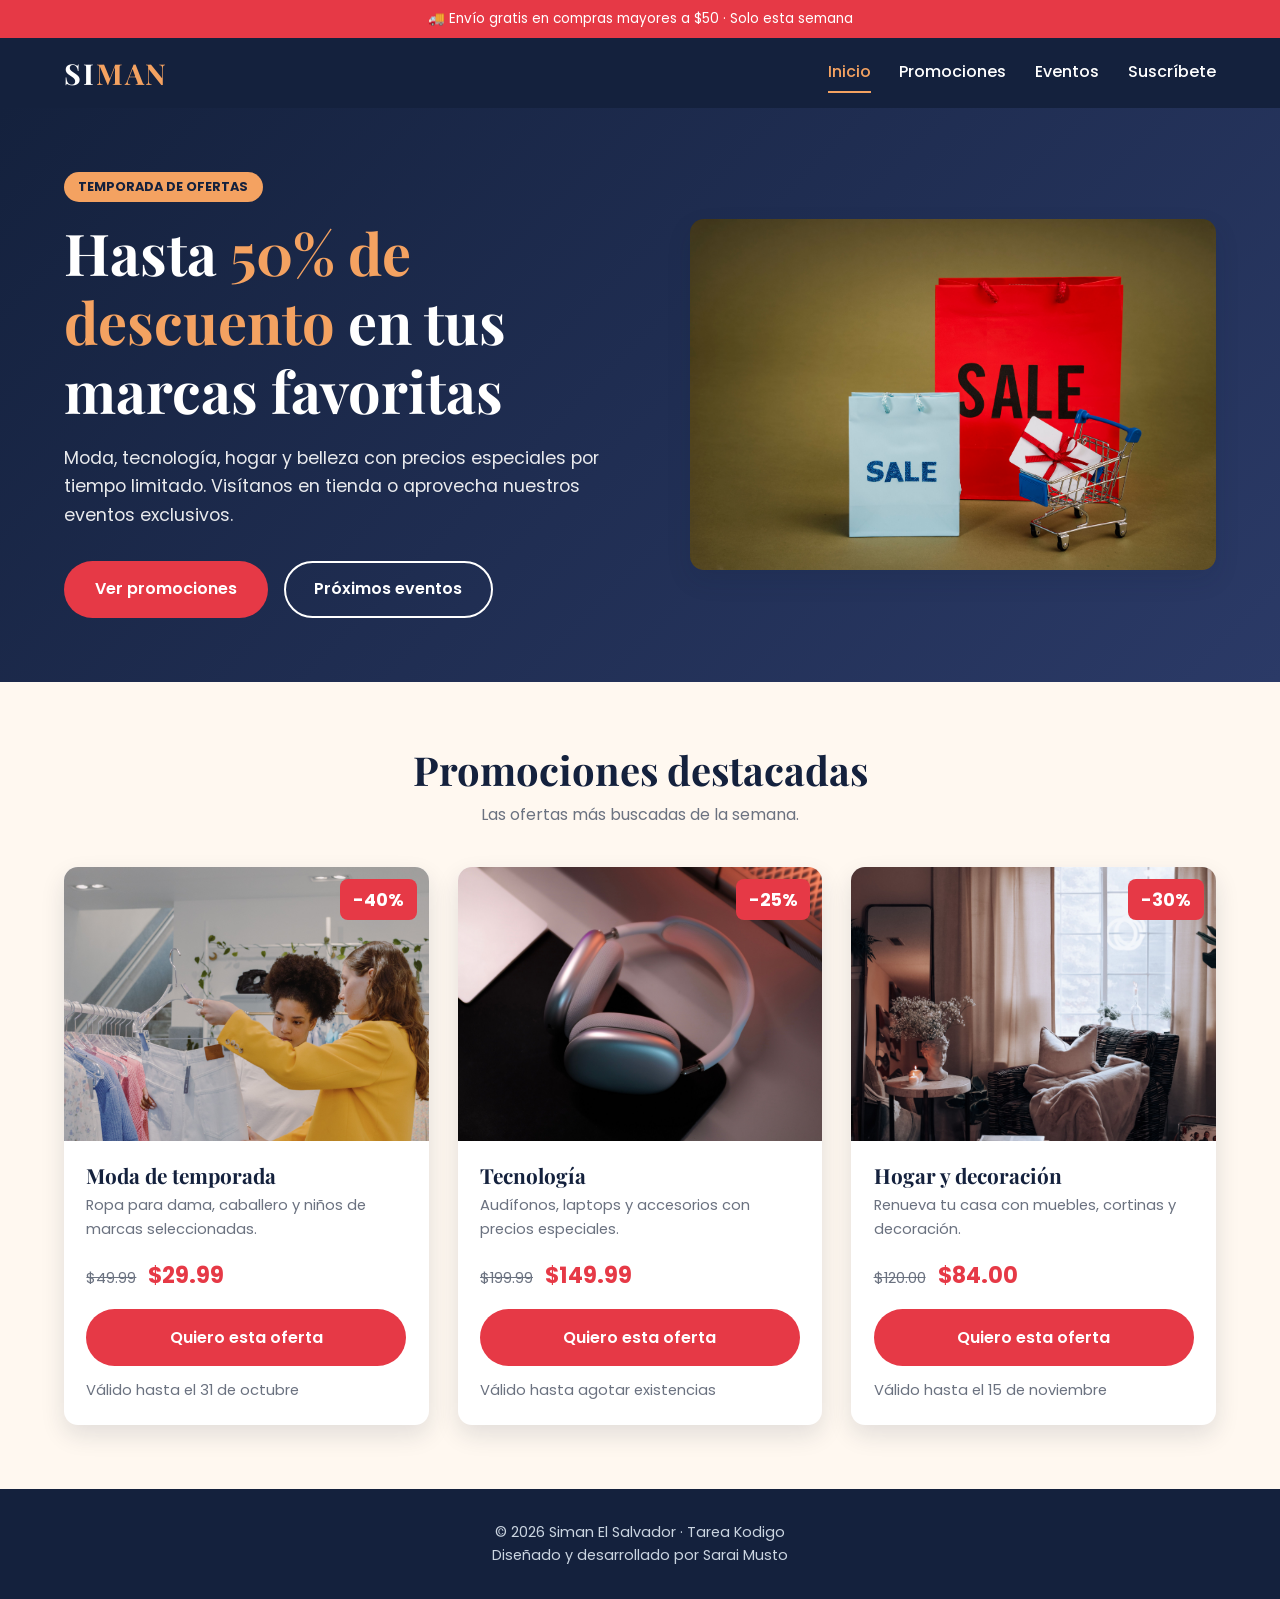
<file: index.html>
<!doctype html>
<html lang="es">
  <head>
    <meta charset="UTF-8" />
    <meta name="viewport" content="width=device-width, initial-scale=1.0" />
    <title>Inicio | Siman El Salvador</title>

    <!-- Tipografías de Google Fonts -->
    <link rel="preconnect" href="https://fonts.googleapis.com" />
    <link rel="preconnect" href="https://fonts.gstatic.com" crossorigin />
    <link
      href="https://fonts.googleapis.com/css2?family=Playfair+Display:wght@600;700&family=Poppins:wght@400;500;600;700&display=swap"
      rel="stylesheet"
    />

    <link rel="stylesheet" href="styles.css" />
  </head>
  <body>
    <div class="anuncio">
      🚚 Envío gratis en compras mayores a $50 · Solo esta semana
    </div>

    <header class="encabezado">
      <div class="contenedor">
        <a href="index.html" class="logo">SI<span>MAN</span></a>

        <input type="checkbox" id="menu-toggle" class="menu-toggle" />
        <label for="menu-toggle" class="menu-icono" aria-label="Abrir menú"
          >☰</label
        >

        <nav class="menu" aria-label="Navegación principal">
          <a href="index.html" class="activo">Inicio</a>
          <a href="promociones.html">Promociones</a>
          <a href="eventos.html">Eventos</a>
          <a href="suscripcion.html">Suscríbete</a>
        </nav>
      </div>
    </header>

    <main>
      <section class="hero">
        <div class="contenedor">
          <div class="hero-texto">
            <span class="etiqueta">Temporada de ofertas</span>
            <h1>Hasta <em>50% de descuento</em> en tus marcas favoritas</h1>
            <p>
              Moda, tecnología, hogar y belleza con precios especiales por
              tiempo limitado. Visítanos en tienda o aprovecha nuestros eventos
              exclusivos.
            </p>
            <div class="hero-botones">
              <a href="promociones.html" class="btn btn-primario"
                >Ver promociones</a
              >
              <a href="eventos.html" class="btn btn-secundario"
                >Próximos eventos</a
              >
            </div>
          </div>
          <img
            src="img/hero.jpg"
            alt="Bolsas de compras con letreros de oferta y un carrito con un regalo"
            width="600"
            height="400"
          />
        </div>
      </section>
      <section class="seccion">
        <div class="contenedor">
          <div class="titulo-seccion">
            <h2>Promociones destacadas</h2>
            <p>Las ofertas más buscadas de la semana.</p>
          </div>

          <div class="grid-tarjetas">
            <article class="tarjeta">
              <div class="tarjeta-imagen">
                <img
                  src="img/moda.jpg"
                  alt="Clientas revisando un pantalón blanco en una tienda de ropa"
                />
                <span class="descuento">-40%</span>
              </div>
              <div class="tarjeta-cuerpo">
                <h3>Moda de temporada</h3>
                <p>
                  Ropa para dama, caballero y niños de marcas seleccionadas.
                </p>
                <p class="precio"><del>$49.99</del> <strong>$29.99</strong></p>
                <a href="suscripcion.html" class="btn btn-primario"
                  >Quiero esta oferta</a
                >
                <p class="vigencia">Válido hasta el 31 de octubre</p>
              </div>
            </article>

            <article class="tarjeta">
              <div class="tarjeta-imagen">
                <img
                  src="img/tecnologia.jpg"
                  alt="Audífonos inalámbricos sobre un escritorio"
                />
                <span class="descuento">-25%</span>
              </div>
              <div class="tarjeta-cuerpo">
                <h3>Tecnología</h3>
                <p>Audífonos, laptops y accesorios con precios especiales.</p>
                <p class="precio">
                  <del>$199.99</del> <strong>$149.99</strong>
                </p>
                <a href="suscripcion.html" class="btn btn-primario"
                  >Quiero esta oferta</a
                >
                <p class="vigencia">Válido hasta agotar existencias</p>
              </div>
            </article>

            <article class="tarjeta">
              <div class="tarjeta-imagen">
                <img
                  src="img/hogar.jpg"
                  alt="Sala acogedora con sillón, cortinas y mesa de centro"
                />
                <span class="descuento">-30%</span>
              </div>
              <div class="tarjeta-cuerpo">
                <h3>Hogar y decoración</h3>
                <p>Renueva tu casa con muebles, cortinas y decoración.</p>
                <p class="precio"><del>$120.00</del> <strong>$84.00</strong></p>
                <a href="suscripcion.html" class="btn btn-primario"
                  >Quiero esta oferta</a
                >
                <p class="vigencia">Válido hasta el 15 de noviembre</p>
              </div>
            </article>
          </div>
        </div>
      </section>
    </main>

    <footer class="pie">
      <div class="contenedor">
        <p>© 2026 Siman El Salvador · Tarea Kodigo</p>
        <p>Diseñado y desarrollado por Sarai Musto</p>
      </div>
    </footer>
  </body>
</html>
</file>
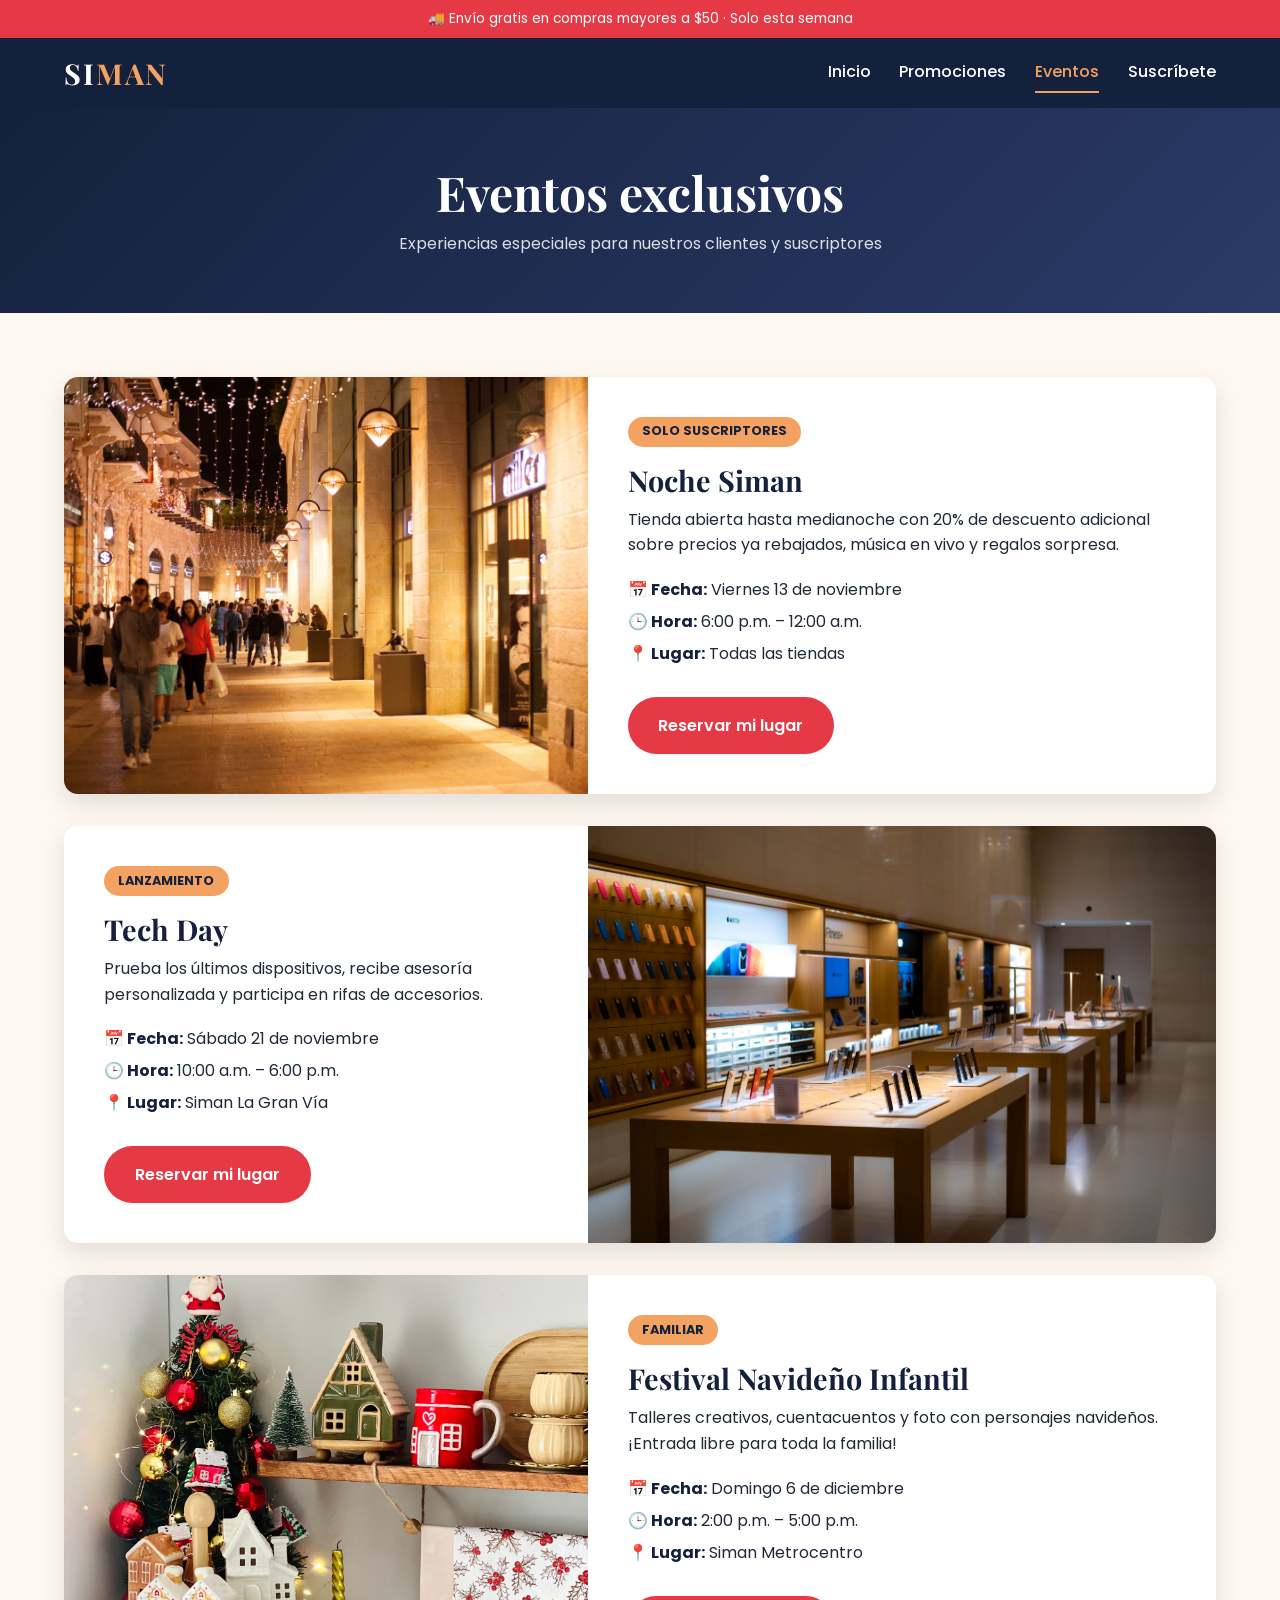
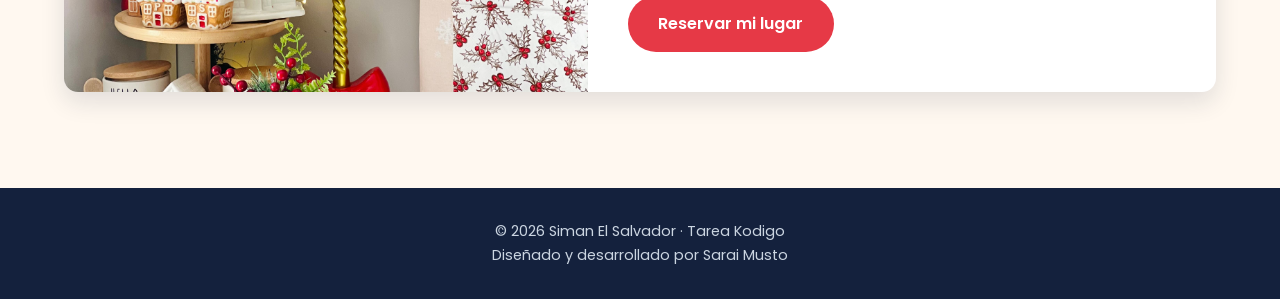
<file: eventos.html>
<!doctype html>
<html lang="es">
  <head>
    <meta charset="UTF-8" />
    <meta name="viewport" content="width=device-width, initial-scale=1.0" />
    <title>Eventos | Siman El Salvador</title>

    <!-- Tipografías de Google Fonts -->
    <link rel="preconnect" href="https://fonts.googleapis.com" />
    <link rel="preconnect" href="https://fonts.gstatic.com" crossorigin />
    <link
      href="https://fonts.googleapis.com/css2?family=Playfair+Display:wght@600;700&family=Poppins:wght@400;500;600;700&display=swap"
      rel="stylesheet"
    />

    <!-- Mi hoja de estilos -->
    <link rel="stylesheet" href="styles.css" />
  </head>
  <body>
    <div class="anuncio">
      🚚 Envío gratis en compras mayores a $50 · Solo esta semana
    </div>

    <header class="encabezado">
      <div class="contenedor">
        <a href="index.html" class="logo">SI<span>MAN</span></a>

        <input type="checkbox" id="menu-toggle" class="menu-toggle" />
        <label for="menu-toggle" class="menu-icono" aria-label="Abrir menú"
          >☰</label
        >

        <nav class="menu" aria-label="Navegación principal">
          <a href="index.html">Inicio</a>
          <a href="promociones.html">Promociones</a>
          <a href="eventos.html" class="activo">Eventos</a>
          <a href="suscripcion.html">Suscríbete</a>
        </nav>
      </div>
    </header>

    <main>
      <section class="cabecera-pagina">
        <div class="contenedor">
          <h1>Eventos exclusivos</h1>
          <p>Experiencias especiales para nuestros clientes y suscriptores</p>
        </div>
      </section>

      <section class="seccion">
        <div class="contenedor">
          <article class="evento">
            <div class="evento-imagen">
              <img
                src="img/evento-noche.jpg"
                alt="Centro comercial iluminado de noche"
              />
            </div>
            <div class="evento-info">
              <span class="etiqueta">Solo suscriptores</span>
              <h2>Noche Siman</h2>
              <p>
                Tienda abierta hasta medianoche con 20% de descuento adicional
                sobre precios ya rebajados, música en vivo y regalos sorpresa.
              </p>
              <ul class="evento-detalles">
                <li><strong>📅 Fecha:</strong> Viernes 13 de noviembre</li>
                <li><strong>🕒 Hora:</strong> 6:00 p.m. – 12:00 a.m.</li>
                <li><strong>📍 Lugar:</strong> Todas las tiendas</li>
              </ul>
              <a href="suscripcion.html" class="btn btn-primario"
                >Reservar mi lugar</a
              >
            </div>
          </article>

          <article class="evento">
            <div class="evento-imagen">
              <img
                src="img/evento-tech.jpg"
                alt="Dispositivos tecnológicos en exhibición"
              />
            </div>
            <div class="evento-info">
              <span class="etiqueta">Lanzamiento</span>
              <h2>Tech Day</h2>
              <p>
                Prueba los últimos dispositivos, recibe asesoría personalizada y
                participa en rifas de accesorios.
              </p>
              <ul class="evento-detalles">
                <li><strong>📅 Fecha:</strong> Sábado 21 de noviembre</li>
                <li><strong>🕒 Hora:</strong> 10:00 a.m. – 6:00 p.m.</li>
                <li><strong>📍 Lugar:</strong> Siman La Gran Vía</li>
              </ul>
              <a href="suscripcion.html" class="btn btn-primario"
                >Reservar mi lugar</a
              >
            </div>
          </article>

          <article class="evento">
            <div class="evento-imagen">
              <img
                src="img/evento-navidad.jpg"
                alt="Decoración navideña con luces"
              />
            </div>
            <div class="evento-info">
              <span class="etiqueta">Familiar</span>
              <h2>Festival Navideño Infantil</h2>
              <p>
                Talleres creativos, cuentacuentos y foto con personajes
                navideños. ¡Entrada libre para toda la familia!
              </p>
              <ul class="evento-detalles">
                <li><strong>📅 Fecha:</strong> Domingo 6 de diciembre</li>
                <li><strong>🕒 Hora:</strong> 2:00 p.m. – 5:00 p.m.</li>
                <li><strong>📍 Lugar:</strong> Siman Metrocentro</li>
              </ul>
              <a href="suscripcion.html" class="btn btn-primario"
                >Reservar mi lugar</a
              >
            </div>
          </article>
        </div>
      </section>
    </main>

    <footer class="pie">
      <div class="contenedor">
        <p>© 2026 Siman El Salvador · Tarea Kodigo</p>
        <p>Diseñado y desarrollado por Sarai Musto</p>
      </div>
    </footer>
  </body>
</html>
</file>
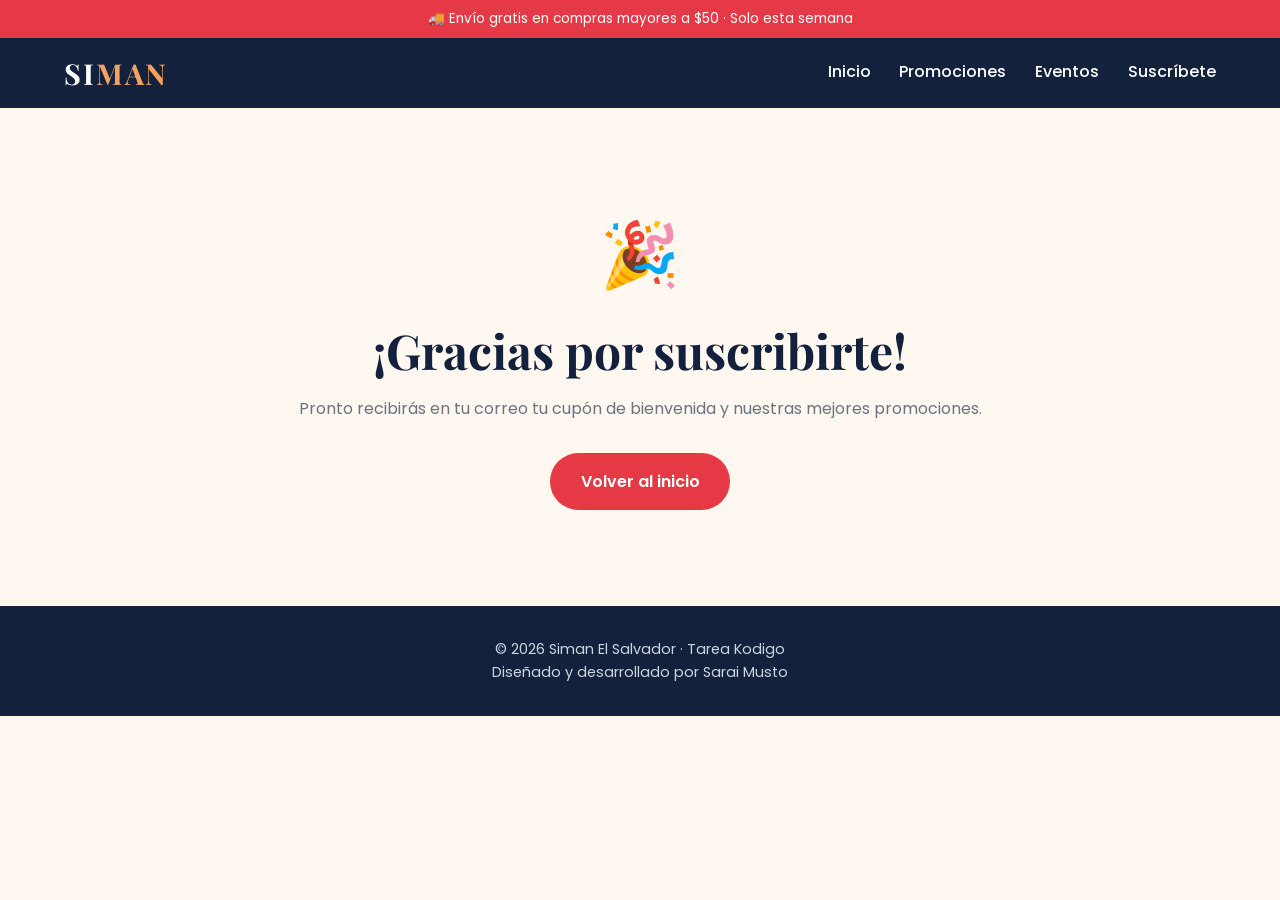
<file: gracias.html>
<!doctype html>
<html lang="es">
  <head>
    <meta charset="UTF-8" />
    <meta name="viewport" content="width=device-width, initial-scale=1.0" />
    <title>¡Gracias! | Siman El Salvador</title>

    <!-- Tipografías de Google Fonts -->
    <link rel="preconnect" href="https://fonts.googleapis.com" />
    <link rel="preconnect" href="https://fonts.gstatic.com" crossorigin />
    <link
      href="https://fonts.googleapis.com/css2?family=Playfair+Display:wght@600;700&family=Poppins:wght@400;500;600;700&display=swap"
      rel="stylesheet"
    />

    <!-- Mi hoja de estilos -->
    <link rel="stylesheet" href="styles.css" />
  </head>
  <body>
    <div class="anuncio">
      🚚 Envío gratis en compras mayores a $50 · Solo esta semana
    </div>

    <header class="encabezado">
      <div class="contenedor">
        <a href="index.html" class="logo">SI<span>MAN</span></a>

        <input type="checkbox" id="menu-toggle" class="menu-toggle" />
        <label for="menu-toggle" class="menu-icono" aria-label="Abrir menú"
          >☰</label
        >

        <nav class="menu" aria-label="Navegación principal">
          <a href="index.html">Inicio</a>
          <a href="promociones.html">Promociones</a>
          <a href="eventos.html">Eventos</a>
          <a href="suscripcion.html">Suscríbete</a>
        </nav>
      </div>
    </header>

    <main>
      <section class="gracias">
        <div class="contenedor">
          <div class="gracias-icono">🎉</div>
          <h1>¡Gracias por suscribirte!</h1>
          <p>
            Pronto recibirás en tu correo tu cupón de bienvenida y nuestras
            mejores promociones.
          </p>
          <a href="index.html" class="btn btn-primario">Volver al inicio</a>
        </div>
      </section>
    </main>

    <footer class="pie">
      <div class="contenedor">
        <p>© 2026 Siman El Salvador · Tarea Kodigo</p>
        <p>Diseñado y desarrollado por Sarai Musto</p>
      </div>
    </footer>
  </body>
</html>
</file>
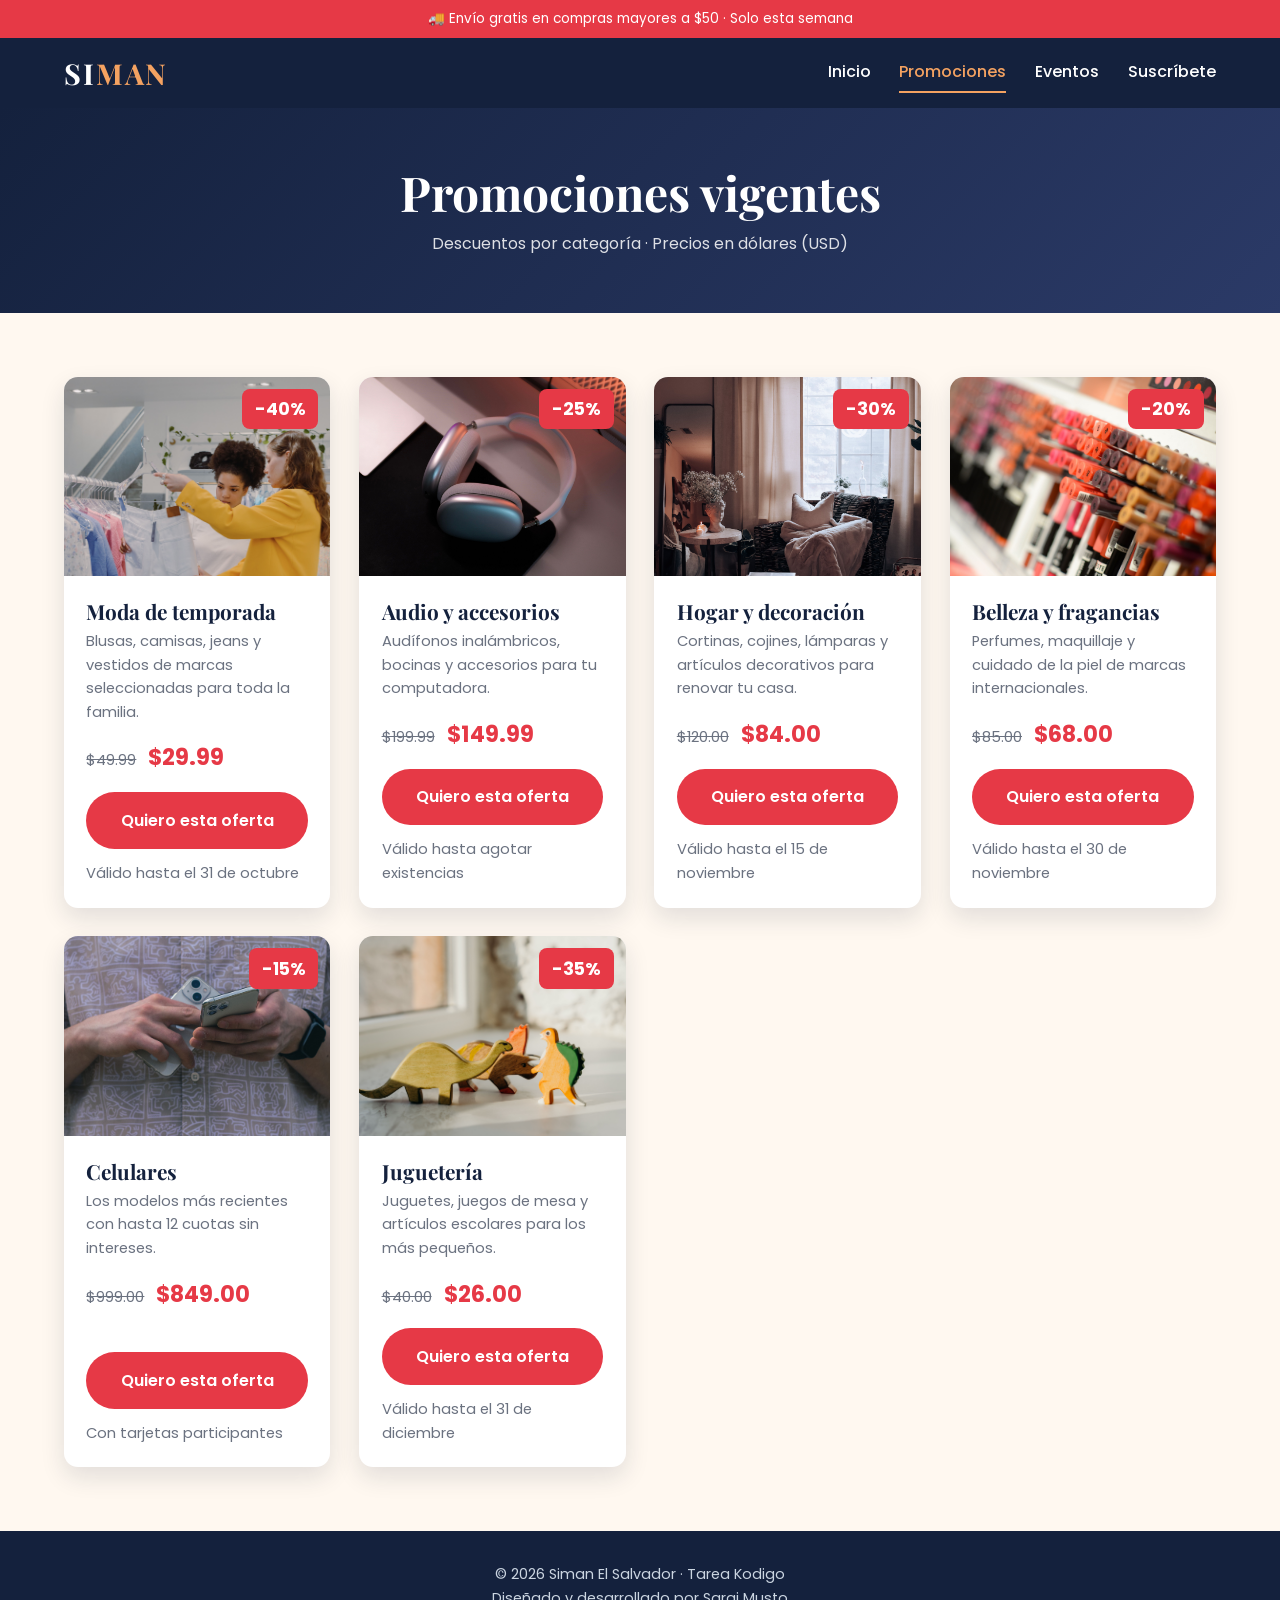
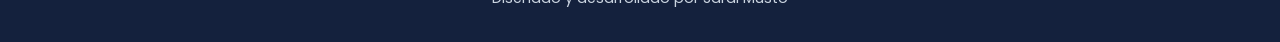
<file: promociones.html>
<!doctype html>
<html lang="es">
  <head>
    <meta charset="UTF-8" />
    <meta name="viewport" content="width=device-width, initial-scale=1.0" />
    <title>Promociones | Siman El Salvador</title>

    <!-- Tipografías de Google Fonts -->
    <link rel="preconnect" href="https://fonts.googleapis.com" />
    <link rel="preconnect" href="https://fonts.gstatic.com" crossorigin />
    <link
      href="https://fonts.googleapis.com/css2?family=Playfair+Display:wght@600;700&family=Poppins:wght@400;500;600;700&display=swap"
      rel="stylesheet"
    />

    <!-- Mi hoja de estilos -->
    <link rel="stylesheet" href="styles.css" />
  </head>
  <body>
    <div class="anuncio">
      🚚 Envío gratis en compras mayores a $50 · Solo esta semana
    </div>

    <header class="encabezado">
      <div class="contenedor">
        <a href="index.html" class="logo">SI<span>MAN</span></a>

        <input type="checkbox" id="menu-toggle" class="menu-toggle" />
        <label for="menu-toggle" class="menu-icono" aria-label="Abrir menú"
          >☰</label
        >

        <nav class="menu" aria-label="Navegación principal">
          <a href="index.html">Inicio</a>
          <a href="promociones.html" class="activo">Promociones</a>
          <a href="eventos.html">Eventos</a>
          <a href="suscripcion.html">Suscríbete</a>
        </nav>
      </div>
    </header>

    <main>
      <section class="cabecera-pagina">
        <div class="contenedor">
          <h1>Promociones vigentes</h1>
          <p>Descuentos por categoría · Precios en dólares (USD)</p>
        </div>
      </section>

      <section class="seccion">
        <div class="contenedor">
          <div class="grid-tarjetas">
            <article class="tarjeta">
              <div class="tarjeta-imagen">
                <img
                  src="img/moda.jpg"
                  alt="Clientas revisando un pantalón blanco en una tienda de ropa"
                />
                <span class="descuento">-40%</span>
              </div>
              <div class="tarjeta-cuerpo">
                <h3>Moda de temporada</h3>
                <p>
                  Blusas, camisas, jeans y vestidos de marcas seleccionadas para
                  toda la familia.
                </p>
                <p class="precio"><del>$49.99</del> <strong>$29.99</strong></p>
                <a href="suscripcion.html" class="btn btn-primario"
                  >Quiero esta oferta</a
                >
                <p class="vigencia">Válido hasta el 31 de octubre</p>
              </div>
            </article>

            <article class="tarjeta">
              <div class="tarjeta-imagen">
                <img
                  src="img/tecnologia.jpg"
                  alt="Audífonos inalámbricos sobre un escritorio"
                />
                <span class="descuento">-25%</span>
              </div>
              <div class="tarjeta-cuerpo">
                <h3>Audio y accesorios</h3>
                <p>
                  Audífonos inalámbricos, bocinas y accesorios para tu
                  computadora.
                </p>
                <p class="precio">
                  <del>$199.99</del> <strong>$149.99</strong>
                </p>
                <a href="suscripcion.html" class="btn btn-primario"
                  >Quiero esta oferta</a
                >
                <p class="vigencia">Válido hasta agotar existencias</p>
              </div>
            </article>

            <article class="tarjeta">
              <div class="tarjeta-imagen">
                <img
                  src="img/hogar.jpg"
                  alt="Sala acogedora con sillón, cortinas y mesa de centro"
                />
                <span class="descuento">-30%</span>
              </div>
              <div class="tarjeta-cuerpo">
                <h3>Hogar y decoración</h3>
                <p>
                  Cortinas, cojines, lámparas y artículos decorativos para
                  renovar tu casa.
                </p>
                <p class="precio"><del>$120.00</del> <strong>$84.00</strong></p>
                <a href="suscripcion.html" class="btn btn-primario"
                  >Quiero esta oferta</a
                >
                <p class="vigencia">Válido hasta el 15 de noviembre</p>
              </div>
            </article>

            <article class="tarjeta">
              <div class="tarjeta-imagen">
                <img
                  src="img/belleza.jpg"
                  alt="Productos de belleza y perfumes"
                />
                <span class="descuento">-20%</span>
              </div>
              <div class="tarjeta-cuerpo">
                <h3>Belleza y fragancias</h3>
                <p>
                  Perfumes, maquillaje y cuidado de la piel de marcas
                  internacionales.
                </p>
                <p class="precio"><del>$85.00</del> <strong>$68.00</strong></p>
                <a href="suscripcion.html" class="btn btn-primario"
                  >Quiero esta oferta</a
                >
                <p class="vigencia">Válido hasta el 30 de noviembre</p>
              </div>
            </article>

            <article class="tarjeta">
              <div class="tarjeta-imagen">
                <img src="img/celulares.jpg" alt="Teléfono inteligente" />
                <span class="descuento">-15%</span>
              </div>
              <div class="tarjeta-cuerpo">
                <h3>Celulares</h3>
                <p>
                  Los modelos más recientes con hasta 12 cuotas sin intereses.
                </p>
                <p class="precio">
                  <del>$999.00</del> <strong>$849.00</strong>
                </p>
                <a href="suscripcion.html" class="btn btn-primario"
                  >Quiero esta oferta</a
                >
                <p class="vigencia">Con tarjetas participantes</p>
              </div>
            </article>

            <article class="tarjeta">
              <div class="tarjeta-imagen">
                <img src="img/juguetes.jpg" alt="Juguetes de colores" />
                <span class="descuento">-35%</span>
              </div>
              <div class="tarjeta-cuerpo">
                <h3>Juguetería</h3>
                <p>
                  Juguetes, juegos de mesa y artículos escolares para los más
                  pequeños.
                </p>
                <p class="precio"><del>$40.00</del> <strong>$26.00</strong></p>
                <a href="suscripcion.html" class="btn btn-primario"
                  >Quiero esta oferta</a
                >
                <p class="vigencia">Válido hasta el 31 de diciembre</p>
              </div>
            </article>
          </div>
        </div>
      </section>
    </main>

    <footer class="pie">
      <div class="contenedor">
        <p>© 2026 Siman El Salvador · Tarea Kodigo</p>
        <p>Diseñado y desarrollado por Sarai Musto</p>
      </div>
    </footer>
  </body>
</html>
</file>
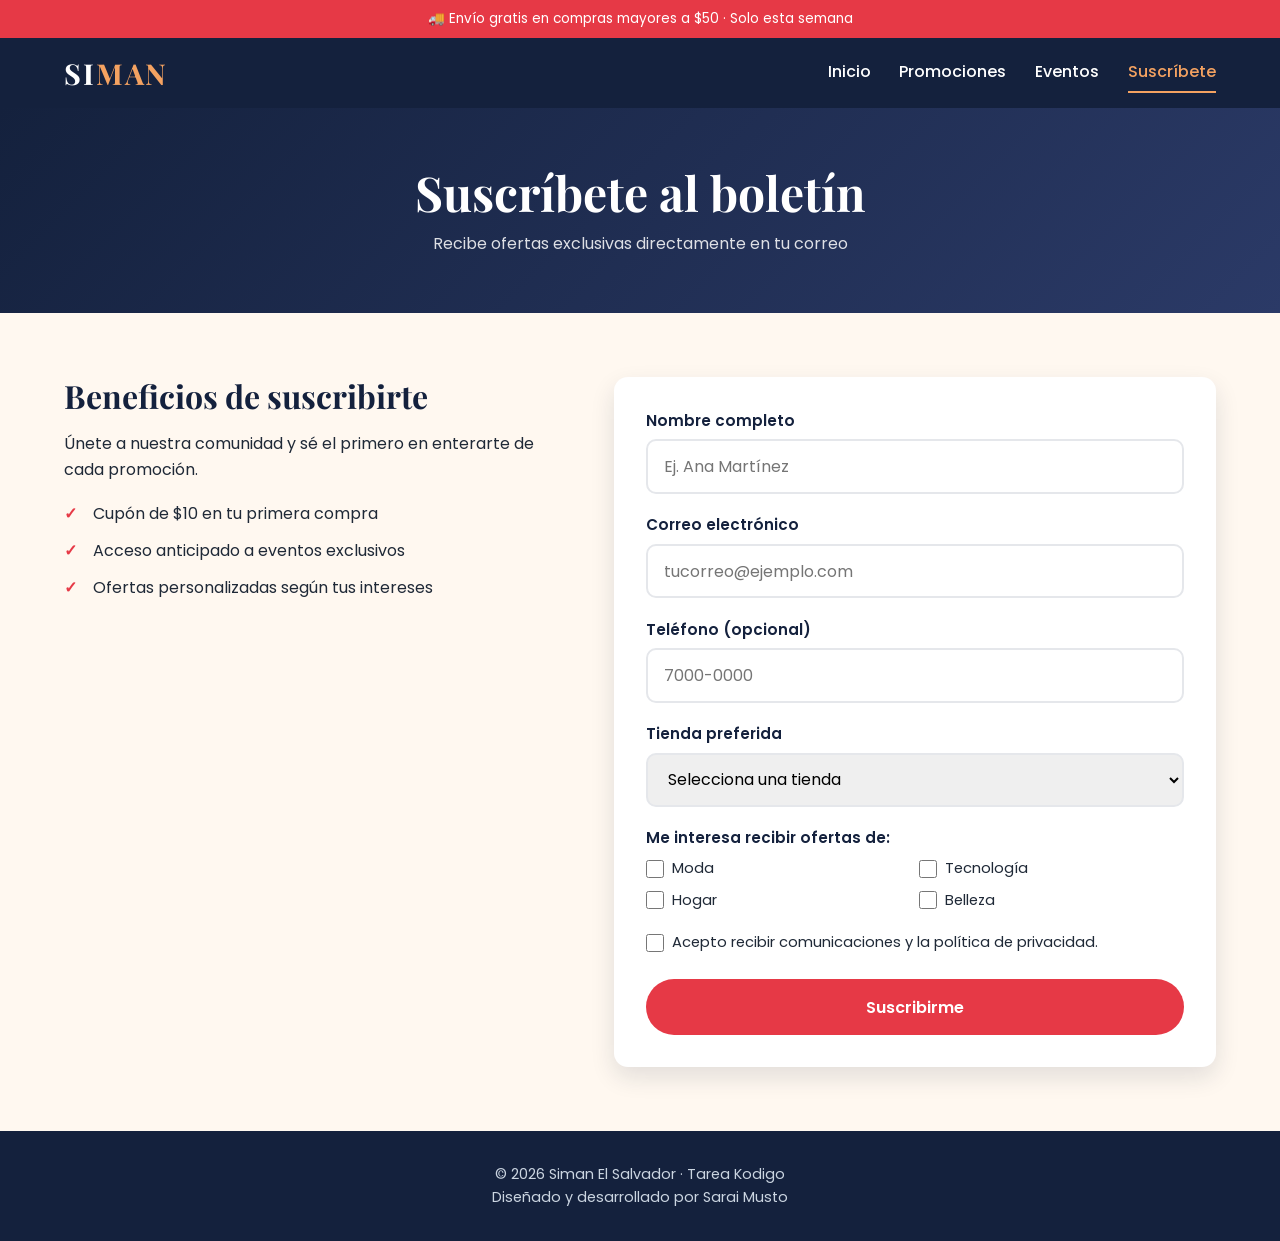
<file: suscripcion.html>
<!doctype html>
<html lang="es">
  <head>
    <meta charset="UTF-8" />
    <meta name="viewport" content="width=device-width, initial-scale=1.0" />
    <title>Suscríbete | Siman El Salvador</title>

    <!-- Tipografías de Google Fonts -->
    <link rel="preconnect" href="https://fonts.googleapis.com" />
    <link rel="preconnect" href="https://fonts.gstatic.com" crossorigin />
    <link
      href="https://fonts.googleapis.com/css2?family=Playfair+Display:wght@600;700&family=Poppins:wght@400;500;600;700&display=swap"
      rel="stylesheet"
    />

    <!-- Mi hoja de estilos -->
    <link rel="stylesheet" href="styles.css" />
  </head>
  <body>
    <div class="anuncio">
      🚚 Envío gratis en compras mayores a $50 · Solo esta semana
    </div>

    <header class="encabezado">
      <div class="contenedor">
        <a href="index.html" class="logo">SI<span>MAN</span></a>

        <input type="checkbox" id="menu-toggle" class="menu-toggle" />
        <label for="menu-toggle" class="menu-icono" aria-label="Abrir menú"
          >☰</label
        >

        <nav class="menu" aria-label="Navegación principal">
          <a href="index.html">Inicio</a>
          <a href="promociones.html">Promociones</a>
          <a href="eventos.html">Eventos</a>
          <a href="suscripcion.html" class="activo">Suscríbete</a>
        </nav>
      </div>
    </header>

    <main>
      <section class="cabecera-pagina">
        <div class="contenedor">
          <h1>Suscríbete al boletín</h1>
          <p>Recibe ofertas exclusivas directamente en tu correo</p>
        </div>
      </section>

      <section class="seccion">
        <div class="contenedor suscripcion">
          <div class="suscripcion-texto">
            <h2>Beneficios de suscribirte</h2>
            <p>
              Únete a nuestra comunidad y sé el primero en enterarte de cada
              promoción.
            </p>
            <ul>
              <li>Cupón de $10 en tu primera compra</li>
              <li>Acceso anticipado a eventos exclusivos</li>
              <li>Ofertas personalizadas según tus intereses</li>
            </ul>
          </div>

          <form class="formulario" action="gracias.html" method="get">
            <div class="campo">
              <label for="nombre">Nombre completo</label>
              <input
                type="text"
                id="nombre"
                name="nombre"
                placeholder="Ej. Ana Martínez"
                required
                minlength="3"
              />
            </div>

            <div class="campo">
              <label for="correo">Correo electrónico</label>
              <input
                type="email"
                id="correo"
                name="correo"
                placeholder="tucorreo@ejemplo.com"
                required
              />
            </div>

            <div class="campo">
              <label for="telefono">Teléfono (opcional)</label>
              <input
                type="tel"
                id="telefono"
                name="telefono"
                placeholder="7000-0000"
                pattern="[0-9]{4}-?[0-9]{4}"
              />
            </div>

            <div class="campo">
              <label for="tienda">Tienda preferida</label>
              <select id="tienda" name="tienda" required>
                <option value="">Selecciona una tienda</option>
                <option>Siman Galerías</option>
                <option>Siman Metrocentro</option>
                <option>Siman La Gran Vía</option>
                <option>Siman Plaza Mundo</option>
                <option>Siman Santa Ana</option>
                <option>Siman San Miguel</option>
              </select>
            </div>

            <fieldset>
              <legend>Me interesa recibir ofertas de:</legend>
              <div class="opciones">
                <label
                  ><input type="checkbox" name="interes" value="moda" />
                  Moda</label
                >
                <label
                  ><input type="checkbox" name="interes" value="tecnologia" />
                  Tecnología</label
                >
                <label
                  ><input type="checkbox" name="interes" value="hogar" />
                  Hogar</label
                >
                <label
                  ><input type="checkbox" name="interes" value="belleza" />
                  Belleza</label
                >
              </div>
            </fieldset>

            <label class="check-legal">
              <input type="checkbox" name="acepto" required /> Acepto recibir
              comunicaciones y la política de privacidad.
            </label>

            <button type="submit" class="btn btn-primario">Suscribirme</button>
          </form>
        </div>
      </section>
    </main>

    <footer class="pie">
      <div class="contenedor">
        <p>© 2026 Siman El Salvador · Tarea Kodigo</p>
        <p>Diseñado y desarrollado por Sarai Musto</p>
      </div>
    </footer>
  </body>
</html>
</file>
<file: styles.css>
:root {
  --color-primario: #14213d;
  --color-acento: #e63946; /* ofertas */
  --color-secundario: #f4a261;
  --color-info: #4cc9f0;
  --color-fondo: #fff8f0;
  --color-blanco: #ffffff;
  --color-texto: #1f2937;
  --color-texto-suave: #6b7280;

  --fuente-titulos: "Playfair Display", Georgia, serif;
  --fuente-cuerpo: "Poppins", Arial, sans-serif;

  --radio: 14px;
  --sombra: 0 10px 25px rgba(20, 33, 61, 0.12);
}

* {
  box-sizing: border-box;
  margin: 0;
  padding: 0;
}

body {
  font-family: var(--fuente-cuerpo);
  color: var(--color-texto);
  background-color: var(--color-fondo);
  line-height: 1.6;
}

img {
  max-width: 100%;
  height: auto;
  display: block;
}

a {
  color: inherit;
  text-decoration: none;
}

h1,
h2,
h3 {
  font-family: var(--fuente-titulos);
  color: var(--color-primario);
  line-height: 1.2;
}

.contenedor {
  width: 90%;
  max-width: 1180px;
  margin: 0 auto;
}

.anuncio {
  background: var(--color-acento);
  color: var(--color-blanco);
  text-align: center;
  font-size: 0.85rem;
  padding: 0.5rem 1rem;
}

.encabezado {
  background: var(--color-primario);
  position: sticky;
  top: 0;
  z-index: 50;
}

.encabezado .contenedor {
  display: flex;
  align-items: center;
  justify-content: space-between;
  flex-wrap: wrap;
  min-height: 70px;
}

.logo {
  font-family: var(--fuente-titulos);
  font-size: 1.8rem;
  font-weight: 700;
  color: var(--color-blanco);
  letter-spacing: 2px;
}

.logo span {
  color: var(--color-secundario);
}

.menu-toggle,
.menu-icono {
  display: none;
}

.menu {
  display: flex;
  gap: 1.8rem;
}

.menu a {
  color: var(--color-blanco);
  font-weight: 500;
  padding: 0.4rem 0;
  border-bottom: 2px solid transparent;
  transition:
    color 0.25s,
    border-color 0.25s;
}

.menu a:hover,
.menu a.activo {
  color: var(--color-secundario);
  border-color: var(--color-secundario);
}

.pie {
  background: var(--color-primario);
  color: #cbd5e1;
  text-align: center;
  padding: 2rem 0;
  font-size: 0.9rem;
}

.btn {
  display: inline-block;
  padding: 0.85rem 1.8rem;
  border-radius: 50px;
  font-weight: 600;
  font-family: var(--fuente-cuerpo);
  font-size: 1rem;
  border: 2px solid transparent;
  cursor: pointer;
  transition:
    transform 0.25s,
    background 0.25s;
}

.btn:hover {
  transform: translateY(-3px);
}

.btn-primario {
  background: var(--color-acento);
  color: var(--color-blanco);
}

.btn-primario:hover {
  background: #c92d39;
}

.btn-secundario {
  border-color: var(--color-blanco);
  color: var(--color-blanco);
}

.btn-secundario:hover {
  background: var(--color-blanco);
  color: var(--color-primario);
}

.hero {
  background: linear-gradient(135deg, var(--color-primario), #2b3a67);
  color: var(--color-blanco);
  padding: 4rem 0;
}

.hero .contenedor {
  display: grid;
  grid-template-columns: 1.1fr 1fr;
  gap: 3rem;
  align-items: center;
}

.hero h1 {
  color: var(--color-blanco);
  font-size: clamp(2.2rem, 5vw, 3.6rem);
}

.hero h1 em {
  color: var(--color-secundario);
  font-style: normal;
}

.hero p {
  margin: 1.2rem 0 2rem;
  font-size: 1.1rem;
  opacity: 0.9;
}

.hero-botones {
  display: flex;
  gap: 1rem;
  flex-wrap: wrap;
}

.hero img {
  border-radius: var(--radio);
  box-shadow: var(--sombra);
}

.etiqueta {
  display: inline-block;
  background: var(--color-secundario);
  color: var(--color-primario);
  font-size: 0.8rem;
  font-weight: 700;
  text-transform: uppercase;
  padding: 0.3rem 0.9rem;
  border-radius: 50px;
  margin-bottom: 1rem;
}

.seccion {
  padding: 4rem 0;
}

.titulo-seccion {
  text-align: center;
  margin-bottom: 2.5rem;
}

.titulo-seccion h2 {
  font-size: clamp(1.8rem, 3.5vw, 2.5rem);
}

.titulo-seccion p {
  color: var(--color-texto-suave);
  margin-top: 0.5rem;
}

.grid-tarjetas {
  display: grid;
  grid-template-columns: repeat(auto-fit, minmax(260px, 1fr));
  gap: 1.8rem;
}

.tarjeta {
  background: var(--color-blanco);
  border-radius: var(--radio);
  overflow: hidden;
  box-shadow: var(--sombra);
  display: flex;
  flex-direction: column;
  transition:
    transform 0.25s,
    box-shadow 0.25s;
}

.tarjeta:hover {
  transform: translateY(-6px);
  box-shadow: 0 16px 35px rgba(20, 33, 61, 0.2);
}

.tarjeta-imagen {
  position: relative;
}

.tarjeta-imagen img {
  width: 100%;
  aspect-ratio: 4 / 3;
  object-fit: cover;
}

.descuento {
  position: absolute;
  top: 12px;
  right: 12px;
  background: var(--color-acento);
  color: var(--color-blanco);
  font-weight: 700;
  font-size: 1.1rem;
  padding: 0.4rem 0.8rem;
  border-radius: 8px;
}

.tarjeta-cuerpo {
  padding: 1.4rem;
  display: flex;
  flex-direction: column;
  flex: 1;
}

.tarjeta-cuerpo h3 {
  font-size: 1.3rem;
  margin-bottom: 0.4rem;
}

.tarjeta-cuerpo p {
  color: var(--color-texto-suave);
  font-size: 0.92rem;
}

.precio {
  margin: 1rem 0;
}

.precio del {
  margin-right: 0.5rem;
}

.precio strong {
  color: var(--color-acento);
  font-size: 1.4rem;
}

.tarjeta-cuerpo .btn {
  text-align: center;
  margin-top: auto;
}

.vigencia {
  font-size: 0.8rem;
  margin-top: 0.8rem;
}

.seccion {
  padding: 4rem 0;
}

.titulo-seccion {
  text-align: center;
  margin-bottom: 2.5rem;
}

.titulo-seccion h2 {
  font-size: clamp(1.8rem, 3.5vw, 2.5rem);
}

.titulo-seccion p {
  color: var(--color-texto-suave);
  margin-top: 0.5rem;
}

.grid-tarjetas {
  display: grid;
  grid-template-columns: repeat(auto-fit, minmax(260px, 1fr));
  gap: 1.8rem;
}

.tarjeta {
  background: var(--color-blanco);
  border-radius: var(--radio);
  overflow: hidden;
  box-shadow: var(--sombra);
  display: flex;
  flex-direction: column;
  transition:
    transform 0.25s,
    box-shadow 0.25s;
}

.tarjeta:hover {
  transform: translateY(-6px);
  box-shadow: 0 16px 35px rgba(20, 33, 61, 0.2);
}

.tarjeta-imagen {
  position: relative;
}

.tarjeta-imagen img {
  width: 100%;
  aspect-ratio: 4 / 3;
  object-fit: cover;
}

.descuento {
  position: absolute;
  top: 12px;
  right: 12px;
  background: var(--color-acento);
  color: var(--color-blanco);
  font-weight: 700;
  font-size: 1.1rem;
  padding: 0.4rem 0.8rem;
  border-radius: 8px;
}

.tarjeta-cuerpo {
  padding: 1.4rem;
  display: flex;
  flex-direction: column;
  flex: 1;
}

.tarjeta-cuerpo h3 {
  font-size: 1.3rem;
  margin-bottom: 0.4rem;
}

.tarjeta-cuerpo p {
  color: var(--color-texto-suave);
  font-size: 0.92rem;
}

.precio {
  margin: 1rem 0;
}

.precio del {
  margin-right: 0.5rem;
}

.precio strong {
  color: var(--color-acento);
  font-size: 1.4rem;
}

.tarjeta-cuerpo .btn {
  text-align: center;
  margin-top: auto;
}

.vigencia {
  font-size: 0.8rem;
  margin-top: 0.8rem;
}

.cabecera-pagina {
  background: linear-gradient(135deg, var(--color-primario), #2b3a67);
  color: var(--color-blanco);
  text-align: center;
  padding: 3.5rem 0;
}

.cabecera-pagina h1 {
  color: var(--color-blanco);
  font-size: clamp(2rem, 4vw, 3rem);
}

.cabecera-pagina p {
  opacity: 0.85;
  margin-top: 0.6rem;
}

/* ===== 11. Suscripción ===== */
.suscripcion {
  display: grid;
  grid-template-columns: 1fr 1.2fr;
  gap: 3rem;
  align-items: start;
}

.suscripcion-texto h2 {
  font-size: 2rem;
  margin-bottom: 1rem;
}

.suscripcion-texto ul {
  list-style: none;
  margin-top: 1.2rem;
}

.suscripcion-texto li {
  position: relative;
  padding-left: 1.8rem;
  margin-bottom: 0.7rem;
}

.suscripcion-texto li::before {
  content: "✓";
  position: absolute;
  left: 0;
  color: var(--color-acento);
  font-weight: 700;
}

/* ===== 12. Formulario ===== */
.formulario {
  background: var(--color-blanco);
  padding: 2rem;
  border-radius: var(--radio);
  box-shadow: var(--sombra);
}

.campo {
  margin-bottom: 1.2rem;
}

.campo label,
.formulario legend {
  display: block;
  font-weight: 600;
  color: var(--color-primario);
  font-size: 0.95rem;
  margin-bottom: 0.4rem;
}

.campo input,
.campo select {
  width: 100%;
  padding: 0.8rem 1rem;
  border: 2px solid #e5e7eb;
  border-radius: 10px;
  font-family: var(--fuente-cuerpo);
  font-size: 1rem;
  transition: border-color 0.25s;
}

.campo input:focus,
.campo select:focus {
  outline: none;
  border-color: var(--color-info);
}

.campo input:user-invalid {
  border-color: var(--color-acento);
}

.formulario fieldset {
  border: 0;
  margin-bottom: 1.2rem;
}

.opciones {
  display: grid;
  grid-template-columns: repeat(2, 1fr);
  gap: 0.5rem;
}

.opciones label,
.check-legal {
  display: flex;
  align-items: center;
  gap: 0.5rem;
  font-size: 0.92rem;
  cursor: pointer;
}

.opciones input,
.check-legal input {
  width: 18px;
  height: 18px;
  accent-color: var(--color-acento);
}

.check-legal {
  margin-bottom: 1.5rem;
}

.formulario .btn {
  width: 100%;
}

.gracias {
  text-align: center;
  padding: 6rem 0;
}

.gracias-icono {
  font-size: 4rem;
}

.gracias h1 {
  font-size: clamp(2rem, 4vw, 3rem);
  margin: 1rem 0;
}

.gracias p {
  color: var(--color-texto-suave);
  margin-bottom: 2rem;
}

.evento {
  display: grid;
  grid-template-columns: 1fr 1.2fr;
  background: var(--color-blanco);
  border-radius: var(--radio);
  overflow: hidden;
  box-shadow: var(--sombra);
  margin-bottom: 2rem;
}

.evento:nth-child(even) .evento-imagen {
  order: 2;
}

.evento-imagen {
  position: relative;
  min-height: 300px;
}

.evento-imagen img {
  position: absolute;
  inset: 0;
  width: 100%;
  height: 100%;
  object-fit: cover;
}

.evento-info {
  padding: 2.5rem;
  display: flex;
  flex-direction: column;
  justify-content: center;
  align-items: flex-start;
}

.evento-info h2 {
  font-size: 1.8rem;
  margin-bottom: 0.6rem;
}

.evento-detalles {
  list-style: none;
  margin: 1.2rem 0 1.5rem;
}

.evento-detalles li {
  margin-bottom: 0.4rem;
}

.evento-detalles strong {
  color: var(--color-primario);
}

@media (max-width: 900px) {
  .hero .contenedor {
    grid-template-columns: 1fr;
    text-align: center;
  }

  .hero-botones {
    justify-content: center;
  }

  .suscripcion {
    grid-template-columns: 1fr;
  }

  .evento {
    grid-template-columns: 1fr;
  }

  .evento:nth-child(even) .evento-imagen {
    order: 0;
  }

  .evento-imagen {
    min-height: 250px;
  }
}

@media (max-width: 680px) {
  .menu-icono {
    display: block;
    color: var(--color-blanco);
    font-size: 1.8rem;
    cursor: pointer;
  }

  .menu {
    display: none;
    flex-direction: column;
    width: 100%;
    gap: 0;
    padding-bottom: 1rem;
  }

  .menu a {
    padding: 0.8rem 0;
    border-bottom: 1px solid rgba(255, 255, 255, 0.1);
  }

  .menu-toggle:checked ~ .menu {
    display: flex;
  }

  /* Ajustes de espacios */
  .seccion {
    padding: 3rem 0;
  }

  .hero {
    padding: 3rem 0;
  }

  .formulario {
    padding: 1.4rem;
  }

  .evento-info {
    padding: 1.6rem;
  }

  .opciones {
    grid-template-columns: 1fr;
  }
}
</file>
